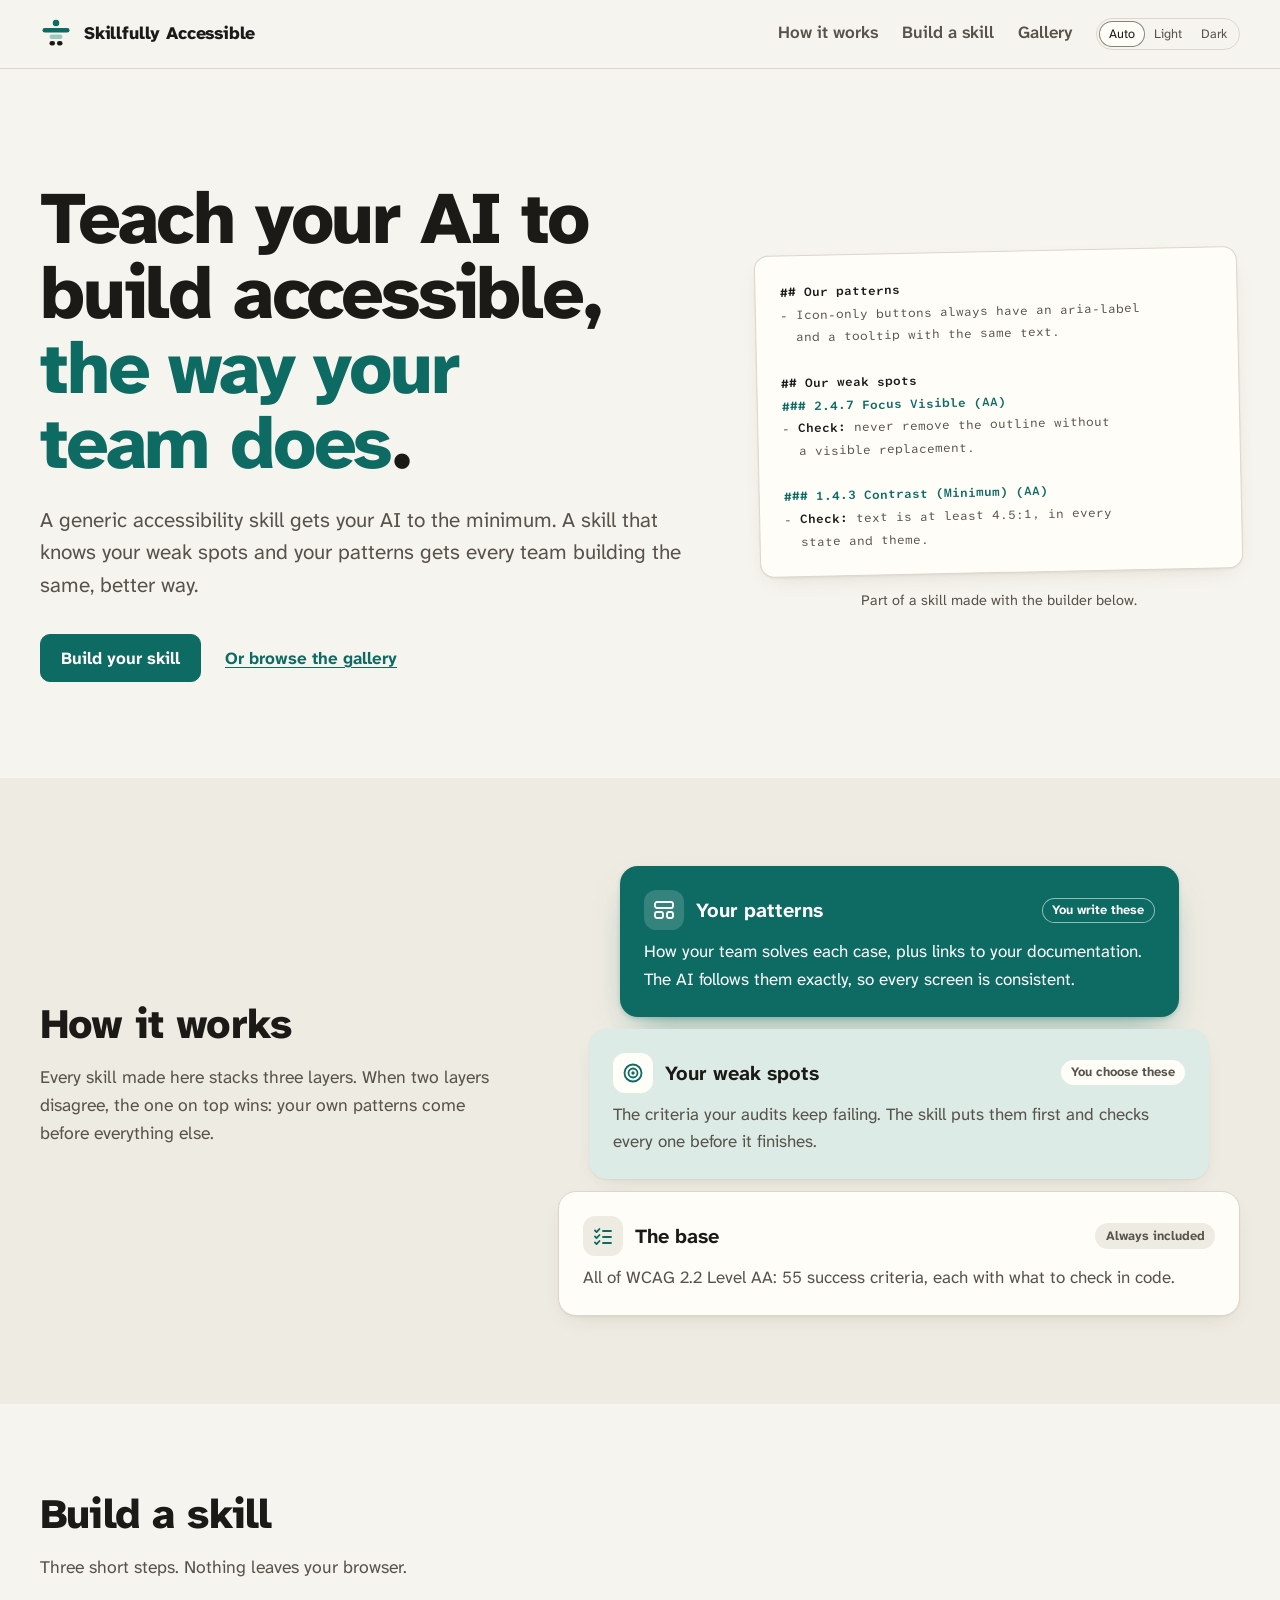
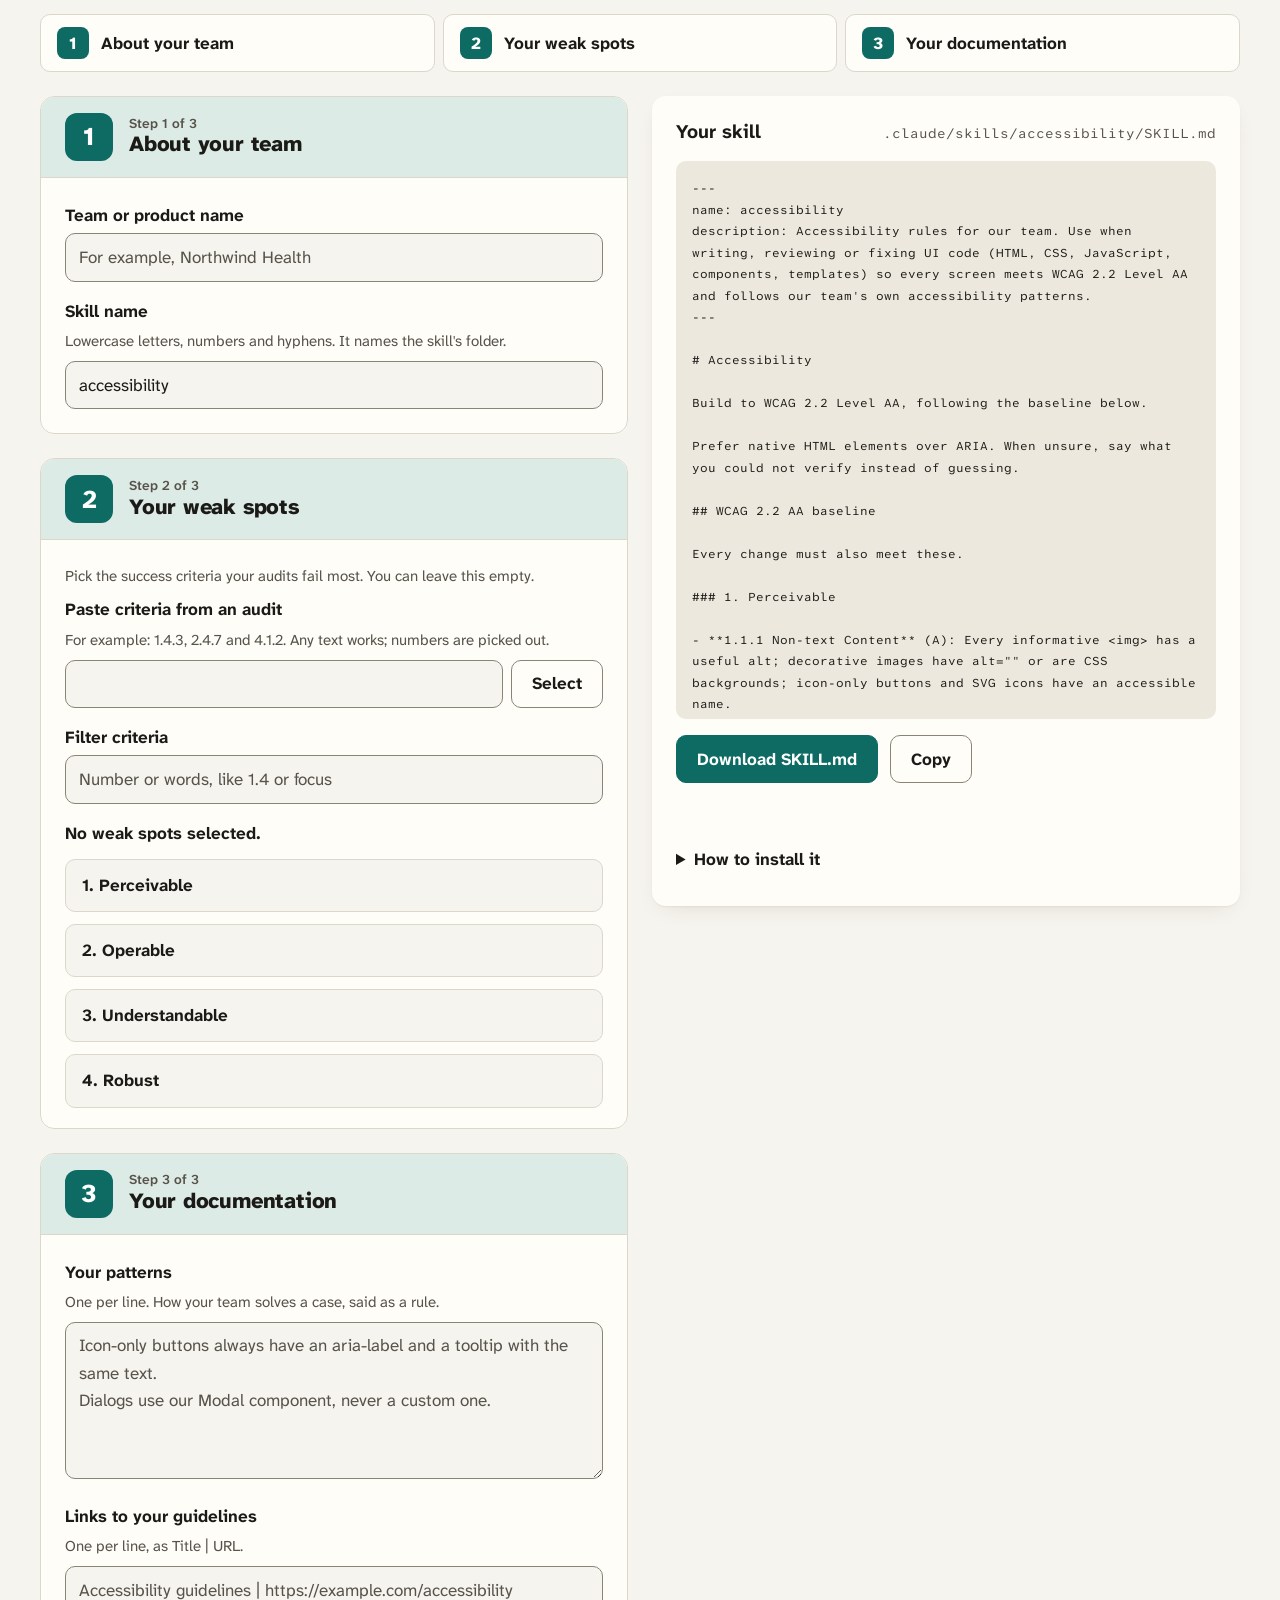
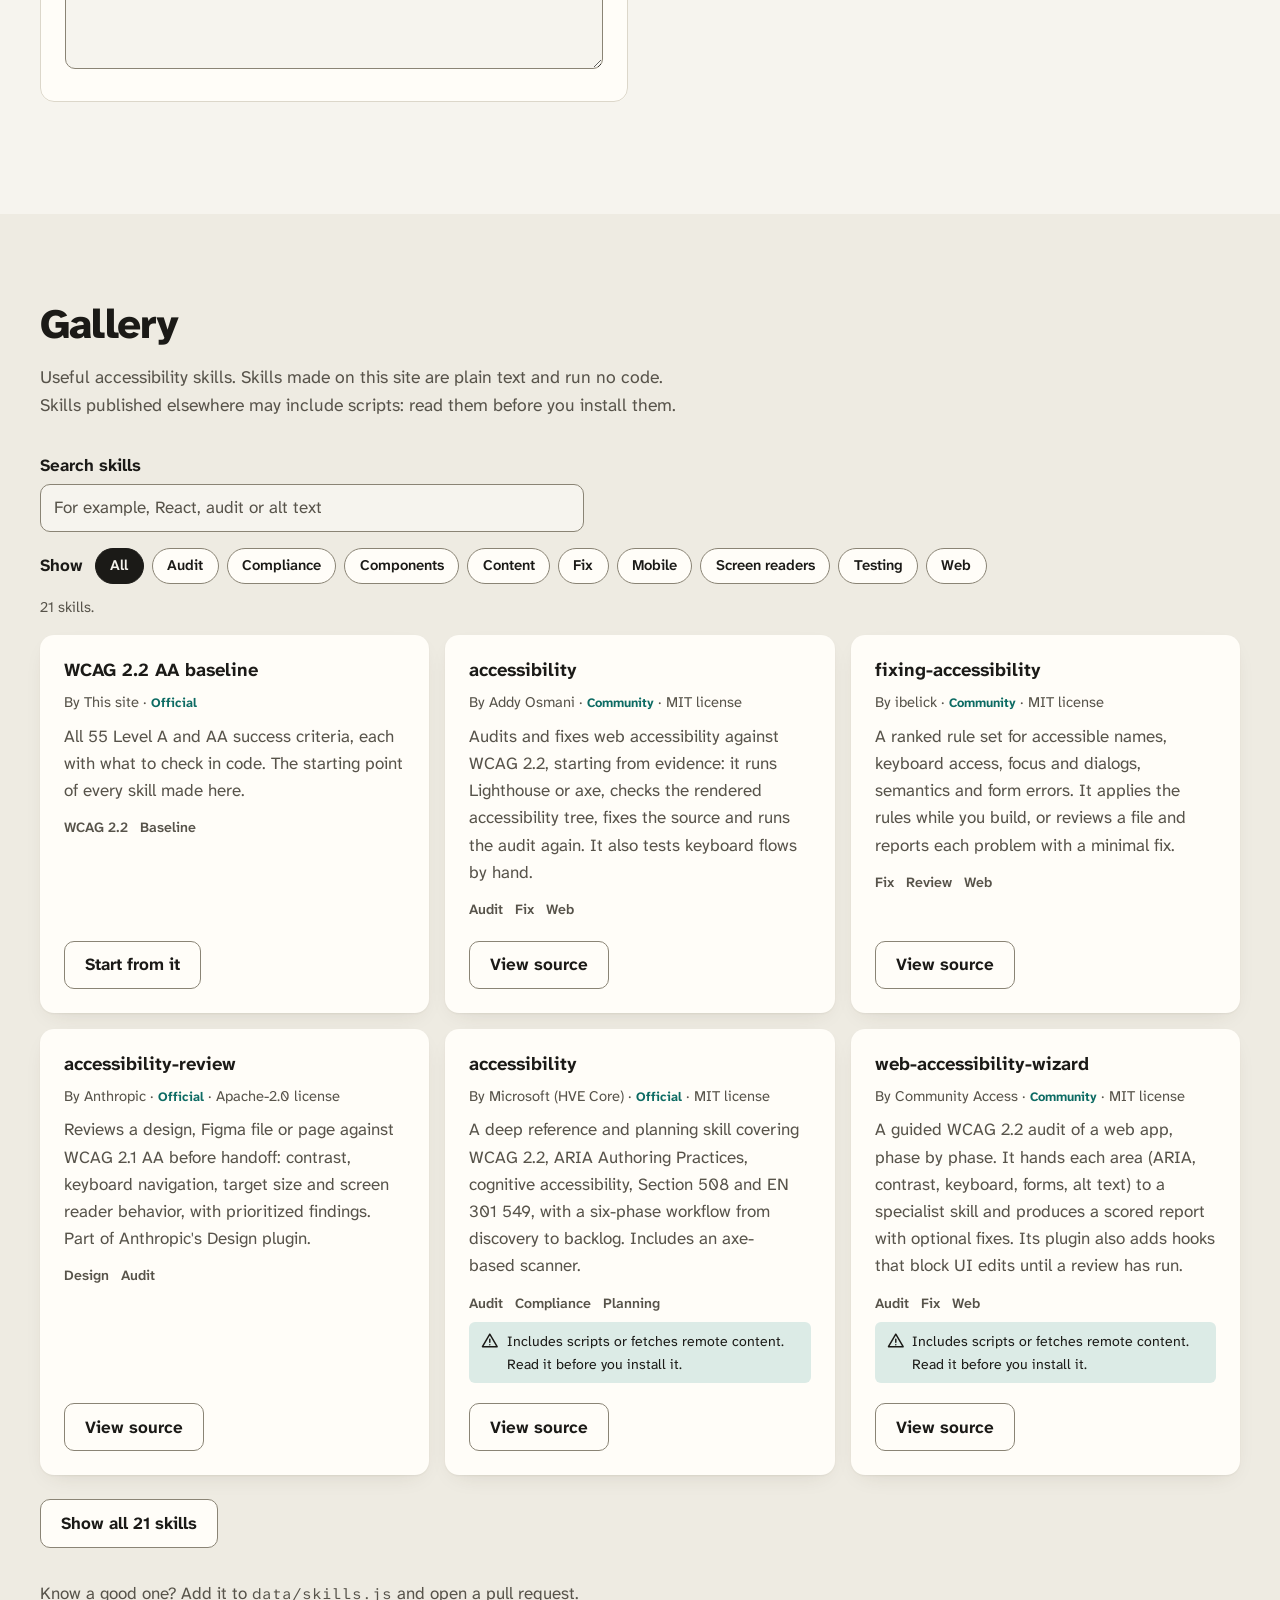
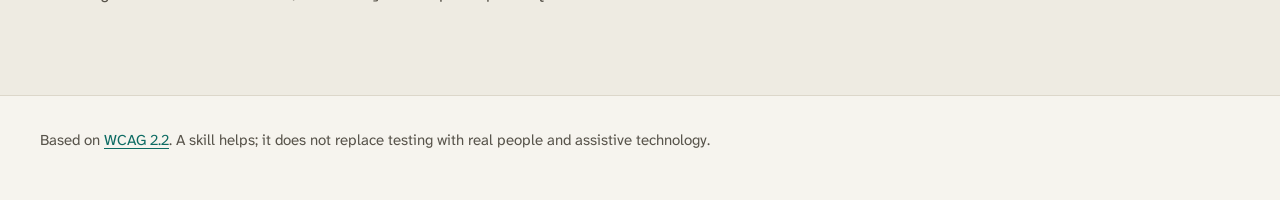
<file: index.html>
<!doctype html>
<html lang="en">
<head>
	<meta charset="utf-8">
	<meta name="viewport" content="width=device-width, initial-scale=1">
	<title>Skillfully Accessible · Accessibility skills for your AI</title>
	<meta name="description" content="Share accessibility skills for AI coding assistants, and build your own from WCAG 2.2, your weak spots and your documentation.">
	<meta property="og:title" content="Skillfully Accessible">
	<meta property="og:description" content="Build an accessibility skill for your AI from WCAG 2.2, your weak spots and your own patterns.">
	<meta property="og:type" content="website">
	<meta name="theme-color" content="#f6f4ee" media="(prefers-color-scheme: light)">
	<meta name="theme-color" content="#141412" media="(prefers-color-scheme: dark)">
	<link rel="icon" href="data:image/svg+xml,<svg xmlns='http://www.w3.org/2000/svg' viewBox='0 0 64 64'><circle cx='32' cy='10' r='6.5' fill='%230d6b63'/><rect x='5' y='20' width='54' height='9' rx='4.5' fill='%230d6b63'/><rect x='19' y='33' width='26' height='9' rx='4.5' fill='%239cc9bf'/><rect x='19' y='46' width='11' height='9' rx='4.5' fill='%231b1a17'/><rect x='34' y='46' width='11' height='9' rx='4.5' fill='%231b1a17'/></svg>">
	<link rel="preconnect" href="https://fonts.googleapis.com">
	<link rel="preconnect" href="https://fonts.gstatic.com" crossorigin>
	<link rel="stylesheet" href="https://fonts.googleapis.com/css2?family=Atkinson+Hyperlegible+Mono:wght@400;600&amp;family=Atkinson+Hyperlegible+Next:wght@400;600;700;800&amp;display=swap">
	<link rel="stylesheet" href="styles.css">
	<script>
		// Apply a saved theme before the page paints, so it never flashes the other one.
		try {
			const theme = localStorage.getItem('theme');

			if (theme === 'light' || theme === 'dark') {
				document.documentElement.dataset.theme = theme;
			}
		}
		catch {}
	</script>
	<script type="module" src="app.js"></script>
</head>
<body>
	<a class="skip" href="#main">Skip to main content</a>

	<header class="site-header">
		<div class="wrap header-row">
			<a class="brand" href="#top" aria-label="Skillfully Accessible, home">
				<svg viewBox="0 0 64 64" aria-hidden="true" focusable="false"><circle class="logo-a" cx="32" cy="10" r="6.5"/><rect class="logo-a" x="5" y="20" width="54" height="9" rx="4.5"/><rect class="logo-b" x="19" y="33" width="26" height="9" rx="4.5"/><rect class="logo-ink" x="19" y="46" width="11" height="9" rx="4.5"/><rect class="logo-ink" x="34" y="46" width="11" height="9" rx="4.5"/></svg>
				<span>Skillfully Accessible</span>
			</a>
			<div class="header-tools">
				<nav aria-label="Main">
					<ul>
						<li><a href="#how">How it works</a></li>
						<li><a href="#build">Build a skill</a></li>
						<li><a href="#gallery">Gallery</a></li>
					</ul>
				</nav>
				<div class="theme" role="group" aria-label="Theme">
					<button type="button" data-theme-choice="auto" aria-pressed="true">Auto</button>
					<button type="button" data-theme-choice="light" aria-pressed="false">Light</button>
					<button type="button" data-theme-choice="dark" aria-pressed="false">Dark</button>
				</div>
			</div>
		</div>
	</header>

	<main id="main" tabindex="-1">
		<section class="hero" id="top" aria-labelledby="hero-title">
			<div class="wrap hero-grid">
				<div class="hero-copy">
					<h1 id="hero-title">Teach your AI to build accessible, <em>the way your team does</em>.</h1>
					<p class="lead">A generic accessibility skill gets your AI to the minimum. A skill that knows your weak spots and your patterns gets every team building the same, better way.</p>
					<p class="actions">
						<a class="button primary" href="#build">Build your skill</a>
						<a class="text-link" href="#gallery">Or browse the gallery</a>
					</p>
				</div>
				<figure class="hero-sample">
					<pre tabindex="0" role="region" aria-label="Sample skill"><code><span class="md-h">## Our patterns</span>
- Icon-only buttons always have an aria-label
  and a tooltip with the same text.

<span class="md-h">## Our weak spots</span>
<span class="md-h3">### 2.4.7 Focus Visible (AA)</span>
- <b>Check:</b> never remove the outline without
  a visible replacement.

<span class="md-h3">### 1.4.3 Contrast (Minimum) (AA)</span>
- <b>Check:</b> text is at least 4.5:1, in every
  state and theme.</code></pre>
					<figcaption>Part of a skill made with the builder below.</figcaption>
				</figure>
			</div>
		</section>

		<section class="band" id="how" aria-labelledby="how-title">
			<div class="wrap how-grid">
				<div>
					<h2 id="how-title">How it works</h2>
					<p class="section-lead">Every skill made here stacks three layers. When two layers disagree, the one on top wins: your own patterns come before everything else.</p>
				</div>
				<ul class="stack">
					<li class="layer layer-top">
						<div class="layer-head"><svg class="layer-icon" viewBox="0 0 24 24" aria-hidden="true" focusable="false"><rect x="3" y="4" width="18" height="6" rx="2"/><rect x="3" y="14" width="8" height="6" rx="2"/><rect x="15" y="14" width="6" height="6" rx="2"/></svg><h3>Your patterns</h3><span class="layer-meta">You write these</span></div>
						<p>How your team solves each case, plus links to your documentation. The AI follows them exactly, so every screen is consistent.</p>
					</li>
					<li class="layer layer-mid">
						<div class="layer-head"><svg class="layer-icon" viewBox="0 0 24 24" aria-hidden="true" focusable="false"><circle cx="12" cy="12" r="8.5"/><circle cx="12" cy="12" r="4.5"/><circle cx="12" cy="12" r="0.8" fill="currentColor"/></svg><h3>Your weak spots</h3><span class="layer-meta">You choose these</span></div>
						<p>The criteria your audits keep failing. The skill puts them first and checks every one before it finishes.</p>
					</li>
					<li class="layer layer-base">
						<div class="layer-head"><svg class="layer-icon" viewBox="0 0 24 24" aria-hidden="true" focusable="false"><path d="M4 6.5l1.6 1.6L8.5 5"/><path d="M4 12.5l1.6 1.6 2.9-3.1"/><path d="M4 18.5l1.6 1.6 2.9-3.1"/><path d="M12 7h8M12 13h8M12 19h8"/></svg><h3>The base</h3><span class="layer-meta">Always included</span></div>
						<p>All of WCAG 2.2 Level AA: 55 success criteria, each with what to check in code.</p>
					</li>
				</ul>
			</div>
		</section>


		<section id="build" aria-labelledby="build-title">
			<div class="wrap">
				<h2 id="build-title" tabindex="-1">Build a skill</h2>
				<p class="section-lead">Three short steps. Nothing leaves your browser.</p>
				<ol class="stepper" aria-label="Steps">
					<li><a href="#step-1"><span class="stepper-n" aria-hidden="true">1</span>About your team</a></li>
					<li><a href="#step-2"><span class="stepper-n" aria-hidden="true">2</span>Your weak spots</a></li>
					<li><a href="#step-3"><span class="stepper-n" aria-hidden="true">3</span>Your documentation</a></li>
				</ol>

				<div class="builder">
					<form id="builder" novalidate>
						<fieldset class="step" id="step-1">
							<legend><span class="step-n" aria-hidden="true">1</span><span class="step-title"><span class="step-of">Step 1 of 3</span> About your team</span></legend>
							<div class="field">
								<label for="team">Team or product name</label>
								<input id="team" name="team" type="text" autocomplete="organization" placeholder="For example, Northwind Health">
							</div>
							<div class="field">
								<label for="slug">Skill name</label>
								<p class="hint" id="slug-hint">Lowercase letters, numbers and hyphens. It names the skill's folder.</p>
								<input id="slug" name="slug" type="text" aria-describedby="slug-hint" spellcheck="false" autocapitalize="none">
							</div>
						</fieldset>

						<fieldset class="step" id="step-2">
							<legend><span class="step-n" aria-hidden="true">2</span><span class="step-title"><span class="step-of">Step 2 of 3</span> Your weak spots</span></legend>
							<p class="hint">Pick the success criteria your audits fail most. You can leave this empty.</p>
							<div class="field">
								<label for="paste">Paste criteria from an audit</label>
								<p class="hint" id="paste-hint">For example: 1.4.3, 2.4.7 and 4.1.2. Any text works; numbers are picked out.</p>
								<div class="inline">
									<input id="paste" type="text" aria-describedby="paste-hint" spellcheck="false">
									<button type="button" class="button" id="paste-apply">Select</button>
								</div>
							</div>
							<div class="field">
								<label for="filter">Filter criteria</label>
								<input id="filter" type="search" placeholder="Number or words, like 1.4 or focus">
							</div>
							<p class="picked" id="picked" role="status">No weak spots selected.</p>
							<div id="criteria"></div>
						</fieldset>

						<fieldset class="step" id="step-3">
							<legend><span class="step-n" aria-hidden="true">3</span><span class="step-title"><span class="step-of">Step 3 of 3</span> Your documentation</span></legend>
							<div class="field">
								<label for="patterns">Your patterns</label>
								<p class="hint" id="patterns-hint">One per line. How your team solves a case, said as a rule.</p>
								<textarea id="patterns" rows="5" aria-describedby="patterns-hint" placeholder="Icon-only buttons always have an aria-label and a tooltip with the same text.&#10;Dialogs use our Modal component, never a custom one."></textarea>
							</div>
							<div class="field">
								<label for="links">Links to your guidelines</label>
								<p class="hint" id="links-hint">One per line, as Title | URL.</p>
								<textarea id="links" rows="3" aria-describedby="links-hint" spellcheck="false" placeholder="Accessibility guidelines | https://example.com/accessibility"></textarea>
							</div>
						</fieldset>
					</form>

					<div class="output" role="region" aria-labelledby="output-title">
						<div class="output-head">
							<h3 id="output-title">Your skill</h3>
							<p class="file" id="file-path"></p>
						</div>
						<pre class="preview" tabindex="0" role="region" aria-label="SKILL.md preview"><code id="preview"></code></pre>
						<div class="output-actions">
							<button type="button" class="button primary" id="download">Download SKILL.md</button>
							<button type="button" class="button" id="copy">Copy</button>
						</div>
						<p class="toast" id="toast" role="status"></p>
						<details class="install">
							<summary>How to install it</summary>
							<p>Save the file as <code id="install-path"></code> in your project, or in <code>~/.claude/skills</code> to use it everywhere. Claude Code picks it up the next time it starts. Other assistants that read <code>SKILL.md</code> files work the same way.</p>
						</details>
					</div>
				</div>
			</div>
		</section>

		<section class="band" id="gallery" aria-labelledby="gallery-title">
			<div class="wrap">
				<h2 id="gallery-title">Gallery</h2>
				<p class="section-lead">Useful accessibility skills. Skills made on this site are plain text and run no code. Skills published elsewhere may include scripts: read them before you install them.</p>
				<div class="field gallery-search">
					<label for="gallery-search">Search skills</label>
					<input id="gallery-search" type="search" placeholder="For example, React, audit or alt text">
				</div>
				<div class="filters" role="group" aria-labelledby="filter-label">
					<span id="filter-label">Show</span>
					<div id="gallery-filters" class="chips"></div>
				</div>
				<p class="count" id="gallery-count" role="status"></p>
				<ul class="cards" id="gallery-list"></ul>
				<p class="more" hidden><button type="button" class="button" id="gallery-more"></button></p>
				<p class="share">Know a good one? Add it to <code>data/skills.js</code> and open a pull request.</p>
			</div>
		</section>
	</main>

	<footer class="site-footer">
		<div class="wrap">
			<p>Based on <a href="https://www.w3.org/TR/WCAG22/">WCAG 2.2</a>. A skill helps; it does not replace testing with real people and assistive technology.</p>
		</div>
	</footer>
</body>
</html>
</file>
<file: styles.css>
/* Skillfully Accessible. Warm paper and ink with one teal accent; Atkinson Hyperlegible, the
   typeface the Braille Institute designed for readers with low vision. */

:root {
	color-scheme: light dark;

	--bg: #f6f4ee;
	--band: #eeebe2;
	--surface: #fffdf8;
	--ink: #1b1a17;
	--muted: #57534a;
	--line: #dcd7ca;
	--field-line: #8a8475;
	--accent: #0d6b63;
	--accent-ink: #ffffff;
	--accent-soft: #dcebe6;
	--accent-hover: #0a5751;
	--logo-mid: #9cc9bf;
	--code-bg: #ece8dd;
	--shadow: 0 1px 2px rgb(60 50 30 / 0.06), 0 8px 24px -12px rgb(60 50 30 / 0.18);

	--font: "Atkinson Hyperlegible Next", system-ui, sans-serif;
	--mono: "Atkinson Hyperlegible Mono", ui-monospace, Menlo, monospace;

	--space-1: 0.25rem;
	--space-2: 0.5rem;
	--space-3: 0.75rem;
	--space-4: 1rem;
	--space-6: 1.5rem;
	--space-8: 2rem;
	--space-12: 3rem;

	--radius-s: 6px;
	--radius: 14px;
	--ease: cubic-bezier(0.22, 1, 0.36, 1);
}

/* Dark theme: follows the system unless the visitor picks one with the theme switch. */

@media (prefers-color-scheme: dark) {
	:root:not([data-theme="light"]) {
		--bg: #141412;
		--band: #1a1a17;
		--surface: #201f1c;
		--ink: #f1efe8;
		--muted: #b9b4a7;
		--line: #37352f;
		--field-line: #8d887b;
		--accent: #6fd1c3;
		--accent-ink: #0f1f1c;
		--accent-soft: #1d322e;
		--accent-hover: #93ddd2;
		--logo-mid: #2f6a61;
		--code-bg: #0e0e0c;
		--shadow: 0 1px 2px rgb(0 0 0 / 0.4), 0 10px 28px -14px rgb(0 0 0 / 0.7);
	}
}

:root[data-theme="dark"] {
	--bg: #141412;
	--band: #1a1a17;
	--surface: #201f1c;
	--ink: #f1efe8;
	--muted: #b9b4a7;
	--line: #37352f;
	--field-line: #8d887b;
	--accent: #6fd1c3;
	--accent-ink: #0f1f1c;
	--accent-soft: #1d322e;
	--accent-hover: #93ddd2;
	--logo-mid: #2f6a61;
	--code-bg: #0e0e0c;
	--shadow: 0 1px 2px rgb(0 0 0 / 0.4), 0 10px 28px -14px rgb(0 0 0 / 0.7);
}

:root[data-theme="light"] { color-scheme: light; }
:root[data-theme="dark"] { color-scheme: dark; }

*, *::before, *::after { box-sizing: border-box; }

html {
	scroll-behavior: smooth;
	scroll-padding-top: var(--space-4);
	scrollbar-color: var(--field-line) var(--bg);
	-webkit-text-size-adjust: 100%;
}

@media (prefers-reduced-motion: reduce) {
	html { scroll-behavior: auto; }
	*, *::before, *::after { transition-duration: 0.01ms !important; }
}

body {
	margin: 0;
	background: var(--bg);
	color: var(--ink);
	font: 400 1.0625rem/1.6 var(--font);
	caret-color: var(--accent);
	font-synthesis: none;
}

::selection { background: var(--accent); color: var(--accent-ink); }

h1, h2, h3 { text-wrap: balance; }
p, li { text-wrap: pretty; }

a { color: var(--accent); text-decoration-thickness: 1px; text-underline-offset: 0.2em; }
a:hover { text-decoration-thickness: 2px; }

/* One focus style everywhere: ink, so it holds in both themes and on the accent. */

:focus-visible {
	outline: 3px solid var(--ink);
	outline-offset: 3px;
	border-radius: var(--radius-s);
}

main:focus, h2:focus { outline: none; }

code, pre { font-family: var(--mono); }
code { font-size: 0.9em; overflow-wrap: anywhere; }

.wrap { width: min(1200px, 100% - 2.5rem); margin-inline: auto; }

.skip {
	position: absolute;
	left: var(--space-4);
	top: -5rem;
	z-index: 10;
	padding: var(--space-3) var(--space-4);
	border-radius: var(--radius-s);
	background: var(--ink);
	color: var(--bg);
	font-weight: 700;
}
.skip:focus { top: var(--space-4); }

/* ---------------------------------------------------------------- header */

.site-header {
	border-bottom: 1px solid var(--line);
	background: color-mix(in srgb, var(--bg) 94%, transparent);
}

/* The header only stays on screen when there is room for it. On small screens and when zoomed in
   it scrolls away, so it never covers the content or the focused element. */

@media (min-width: 900px) and (min-height: 640px) {
	html { scroll-padding-top: 5.5rem; }
	.site-header { position: sticky; top: 0; z-index: 5; backdrop-filter: saturate(1.4) blur(10px); }
}

.header-row { display: flex; flex-wrap: wrap; gap: var(--space-2) var(--space-6); align-items: center; justify-content: space-between; min-height: 4.25rem; }

.brand { display: inline-flex; gap: var(--space-3); align-items: center; color: var(--ink); font-size: 1.1rem; font-weight: 800; letter-spacing: -0.01em; text-decoration: none; }
.brand svg { width: 2rem; height: 2rem; }
.brand .logo-a { fill: var(--accent); }
.brand .logo-b { fill: var(--logo-mid); }
.brand .logo-ink { fill: var(--ink); }

nav ul { display: flex; flex-wrap: wrap; gap: 0 var(--space-6); margin: 0; padding: 0; list-style: none; }
nav a {
	display: inline-block;
	padding: var(--space-3) 0;
	border-bottom: 2px solid transparent;
	color: var(--muted);
	font-weight: 600;
	text-decoration: none;
	transition: color 160ms var(--ease), border-color 160ms var(--ease);
}
nav a:hover { color: var(--ink); }
nav a[aria-current] { border-bottom-color: var(--accent); color: var(--ink); }

.header-tools { display: flex; flex-wrap: wrap; gap: var(--space-2) var(--space-6); align-items: center; }

/* Theme switch: small and quiet, so it never competes with the menu. Targets stay above 24 px. */

.theme { display: inline-flex; padding: 2px; border: 1px solid var(--line); border-radius: 999px; }
.theme button {
	min-width: 2.5rem;
	min-height: 1.625rem;
	padding: 0.1rem 0.6rem;
	border: 0;
	border-radius: 999px;
	background: transparent;
	color: var(--muted);
	font: inherit;
	font-size: 0.8rem;
	font-weight: 400;
	cursor: pointer;
	transition: background-color 160ms var(--ease), color 160ms var(--ease);
}
.theme button:hover { color: var(--ink); }
.theme button[aria-pressed="true"] { background: var(--surface); color: var(--ink); box-shadow: inset 0 0 0 1px var(--field-line); }

/* Small screens: brand and theme on one line, the menu below. */

@media (max-width: 899px) {
	.header-row { display: grid; grid-template-areas: "brand theme" "nav nav"; grid-template-columns: minmax(0, 1fr) auto; gap: var(--space-2) var(--space-4); min-height: 0; padding-block: var(--space-3) var(--space-1); }
	.header-tools { display: contents; }
	.brand { grid-area: brand; }
	.theme { grid-area: theme; }
	.header-row nav { grid-area: nav; }
	nav ul { gap: 0 var(--space-4); }
	nav a { padding: var(--space-2) 0; }
}

@media (max-width: 400px) {
	.brand { font-size: 1rem; }
	.brand svg { width: 1.75rem; height: 1.75rem; }
	.theme button { min-width: 0; padding-inline: 0.5rem; }
}

/* ---------------------------------------------------------------- hero */

.hero { padding: clamp(3.5rem, 9vw, 7rem) 0 clamp(3rem, 8vw, 6rem); }

.hero-grid { display: grid; grid-template-columns: minmax(0, 1.15fr) minmax(0, 0.85fr); gap: clamp(2rem, 5vw, 5rem); align-items: center; }

@media (max-width: 900px) {
	.hero-grid { grid-template-columns: minmax(0, 1fr); }
}

h1 {
	max-width: 16ch;
	margin: 0;
	font-size: clamp(2.5rem, 6vw, 4.6rem);
	font-weight: 800;
	line-height: 1.02;
	letter-spacing: -0.03em;
}
h1 em { color: var(--accent); font-style: normal; }

.lead { max-width: 52ch; margin: var(--space-6) 0 0; color: var(--muted); font-size: clamp(1.1rem, 1.7vw, 1.3rem); line-height: 1.55; }

.actions { display: flex; flex-wrap: wrap; gap: var(--space-4) var(--space-6); align-items: center; margin: var(--space-8) 0 0; }

.text-link { font-weight: 700; }

.hero-sample { margin: 0; }
.hero-sample pre {
	margin: 0;
	padding: var(--space-6);
	overflow: auto;
	border: 1px solid var(--line);
	border-radius: var(--radius);
	background: var(--surface);
	box-shadow: var(--shadow);
	color: var(--muted);
	font-size: 0.86rem;
	line-height: 1.65;
	transform: rotate(-1.2deg);
}
.hero-sample b { color: var(--ink); font-weight: 600; }
.md-h { color: var(--ink); font-weight: 600; }
.md-h3 { color: var(--accent); font-weight: 600; }
.hero-sample figcaption { margin-top: var(--space-4); color: var(--muted); font-size: 0.9rem; text-align: center; }

@media (max-width: 900px) {
	.hero-sample pre { white-space: pre-wrap; transform: none; }
}

/* ---------------------------------------------------------------- buttons */

.button {
	display: inline-flex;
	align-items: center;
	justify-content: center;
	min-height: 2.875rem;
	padding: 0.6rem 1.25rem;
	border: 1.5px solid var(--field-line);
	border-radius: 10px;
	background: var(--surface);
	color: var(--ink);
	font: inherit;
	font-weight: 700;
	text-decoration: none;
	cursor: pointer;
	transition: background-color 160ms var(--ease), border-color 160ms var(--ease), transform 120ms var(--ease);
}
.button:hover { border-color: var(--ink); }
.button:active { transform: translateY(1px); }
.button.primary { border-color: var(--accent); background: var(--accent); color: var(--accent-ink); }
.button.primary:hover { border-color: var(--accent-hover); background: var(--accent-hover); }

/* ---------------------------------------------------------------- sections */

section { padding: clamp(3rem, 7vw, 5.5rem) 0; }
.band { background: var(--band); }

h2 { margin: 0; font-size: clamp(1.8rem, 3.4vw, 2.6rem); font-weight: 800; line-height: 1.1; letter-spacing: -0.02em; }
h3 { margin: 0; font-size: 1.2rem; font-weight: 700; line-height: 1.3; }

.section-lead { max-width: 60ch; margin: var(--space-4) 0 var(--space-8); color: var(--muted); font-size: 1.1rem; }

/* How it works: the three layers drawn as a stack, top layer first. */

.how-grid { display: grid; grid-template-columns: minmax(0, 0.8fr) minmax(0, 1.2fr); gap: clamp(2rem, 5vw, 5rem); align-items: center; }

@media (max-width: 900px) {
	.how-grid { grid-template-columns: minmax(0, 1fr); }
}

.stack { position: relative; display: grid; gap: var(--space-3); margin: 0; padding: 0; list-style: none; }

/* The three layers form a pyramid: the narrowest, your own patterns, on top; the widest, the
   WCAG base, underneath holding the rest. */

.layer {
	position: relative;
	justify-self: center;
	width: 100%;
	padding: var(--space-6);
	border-radius: 18px;
	background: var(--surface);
	box-shadow: var(--shadow);
}
.layer-top { width: 82%; background: var(--accent); color: var(--accent-ink); box-shadow: 0 2px 4px rgb(13 107 99 / 0.2), 0 18px 36px -16px rgb(13 107 99 / 0.55); }
.layer-mid { width: 91%; background: var(--accent-soft); }
.layer-base { border: 1px solid var(--line); }

.layer-head { display: flex; flex-wrap: wrap; gap: var(--space-2) var(--space-3); align-items: center; margin-bottom: var(--space-2); }
.layer-head h3 { flex: 1; font-size: 1.25rem; }
.layer-icon {
	flex: none;
	width: 2.5rem;
	height: 2.5rem;
	padding: 0.5rem;
	border-radius: 12px;
	background: var(--surface);
	color: var(--accent);
	fill: none;
	stroke: currentColor;
	stroke-width: 1.8;
	stroke-linecap: round;
	stroke-linejoin: round;
}
.layer-top .layer-icon { background: color-mix(in srgb, var(--accent-ink) 16%, transparent); color: var(--accent-ink); }
.layer-base .layer-icon { background: var(--band); }
.layer-meta { padding: 0.15rem 0.65rem; border-radius: 999px; background: var(--surface); color: var(--muted); font-size: 0.8rem; font-weight: 700; white-space: nowrap; }
.layer-top .layer-meta { background: transparent; box-shadow: inset 0 0 0 1px color-mix(in srgb, var(--accent-ink) 55%, transparent); color: var(--accent-ink); }
.layer-base .layer-meta { background: var(--band); }
.layer p { margin: 0; color: var(--muted); }
.layer-top p { color: var(--accent-ink); }

@media (max-width: 640px) {
	.layer-top, .layer-mid { width: 100%; }
}

/* ---------------------------------------------------------------- gallery */

.gallery-search { max-width: 34rem; }

.filters { display: flex; flex-wrap: wrap; gap: var(--space-2) var(--space-3); align-items: center; margin: 0 0 var(--space-3); }
.filters[hidden] { display: none; }
.filters > span { font-weight: 700; }
.chips { display: flex; flex-wrap: wrap; gap: var(--space-2); }
.chip {
	min-height: 2.25rem;
	padding: 0.3rem 0.9rem;
	border: 1px solid var(--field-line);
	border-radius: 999px;
	background: var(--surface);
	color: var(--ink);
	font: inherit;
	font-size: 0.92rem;
	font-weight: 600;
	cursor: pointer;
	transition: background-color 160ms var(--ease), border-color 160ms var(--ease);
}
.chip:hover { border-color: var(--ink); }
.chip[aria-pressed="true"] { border-color: var(--ink); background: var(--ink); color: var(--bg); }

.count { margin: 0 0 var(--space-4); color: var(--muted); font-size: 0.92rem; }

.cards { display: grid; grid-template-columns: repeat(auto-fill, minmax(min(100%, 300px), 1fr)); gap: var(--space-4); margin: 0; padding: 0; list-style: none; }

.card {
	display: flex;
	flex-direction: column;
	gap: var(--space-2);
	padding: var(--space-6);
	border-radius: var(--radius);
	background: var(--surface);
	box-shadow: var(--shadow);
}
.card[hidden] { display: none; }
.card h3 { font-size: 1.15rem; }
.card p { margin: 0; color: var(--muted); }
.card .by { font-size: 0.92rem; }
.card .source { color: var(--accent); font-size: 0.8rem; font-weight: 700; }
.card .tags { display: flex; flex-wrap: wrap; gap: var(--space-1) var(--space-3); margin: var(--space-1) 0 0; padding: 0; list-style: none; color: var(--muted); font-size: 0.88rem; font-weight: 600; }
.card .scripts { display: flex; gap: var(--space-2); align-items: flex-start; padding: var(--space-2) var(--space-3); border-radius: var(--radius-s); background: var(--accent-soft); color: var(--ink); font-size: 0.88rem; }
.card .scripts svg { flex: none; width: 1.1rem; height: 1.1rem; margin-top: 0.15rem; fill: none; stroke: currentColor; stroke-width: 2; stroke-linecap: round; stroke-linejoin: round; }
.card .card-action { margin-top: auto; padding-top: var(--space-3); }

.more { margin: var(--space-6) 0 0; }
.more[hidden] { display: none; }

.share { margin: var(--space-8) 0 0; color: var(--muted); }

/* ---------------------------------------------------------------- builder */

.builder { display: grid; grid-template-columns: minmax(0, 1fr) minmax(0, 1fr); gap: var(--space-6); align-items: start; }

@media (max-width: 960px) {
	.builder { grid-template-columns: minmax(0, 1fr); }
}

.step { margin: 0 0 var(--space-6); padding: 0 var(--space-6) var(--space-2); overflow: hidden; border: 1px solid var(--line); border-radius: var(--radius); background: var(--surface); }

/* Each step opens with a band: a large number and the step's name, so the three read as a
   sequence at a glance. */

.step legend {
	float: left;
	display: flex;
	gap: var(--space-4);
	align-items: center;
	width: calc(100% + 2 * var(--space-6));
	margin: 0 calc(-1 * var(--space-6)) var(--space-6);
	padding: var(--space-4) var(--space-6);
	border-bottom: 1px solid var(--line);
	background: var(--accent-soft);
}
.step legend + * { clear: both; }
.step-n {
	display: grid;
	flex: none;
	place-items: center;
	width: 3rem;
	height: 3rem;
	border-radius: 12px;
	background: var(--accent);
	color: var(--accent-ink);
	font-size: 1.6rem;
	font-weight: 800;
	line-height: 1;
}
.step-title { display: grid; font-size: 1.35rem; font-weight: 800; line-height: 1.2; letter-spacing: -0.01em; }
.step-of { color: var(--muted); font-size: 0.85rem; font-weight: 600; letter-spacing: 0; }

/* The steps at the top of the builder: where you are going, and a shortcut to each. */

.stepper { display: grid; grid-template-columns: repeat(3, minmax(0, 1fr)); gap: var(--space-2); margin: 0 0 var(--space-6); padding: 0; list-style: none; counter-reset: none; }
.stepper a {
	display: flex;
	gap: var(--space-3);
	align-items: center;
	height: 100%;
	padding: var(--space-3) var(--space-4);
	border: 1px solid var(--line);
	border-radius: 10px;
	background: var(--surface);
	color: var(--ink);
	font-weight: 700;
	text-decoration: none;
	transition: border-color 160ms var(--ease);
}
.stepper a:hover { border-color: var(--accent); }
.stepper-n { display: grid; flex: none; place-items: center; width: 2rem; height: 2rem; border-radius: 8px; background: var(--accent); color: var(--accent-ink); font-weight: 800; }

/* On narrow screens the steps follow straight below, so the shortcuts would only repeat them. */

@media (max-width: 640px) {
	.stepper { display: none; }
}

.field { margin: 0 0 var(--space-4); }
.field label { display: block; margin-bottom: var(--space-1); font-weight: 700; }
.hint { margin: 0 0 var(--space-2); color: var(--muted); font-size: 0.94rem; }

input[type="text"], input[type="search"], textarea {
	width: 100%;
	min-height: 2.875rem;
	padding: 0.6rem 0.8rem;
	border: 1.5px solid var(--field-line);
	border-radius: 10px;
	background: var(--bg);
	color: var(--ink);
	font: inherit;
	transition: border-color 160ms var(--ease);
}
input[type="text"]:hover, input[type="search"]:hover, textarea:hover { border-color: var(--ink); }
textarea { resize: vertical; }
::placeholder { color: var(--muted); opacity: 1; }

.inline { display: flex; gap: var(--space-2); }
.inline input { flex: 1; }

.picked { margin: 0 0 var(--space-3); font-weight: 700; }

.principle { margin: 0 0 var(--space-3); border: 1px solid var(--line); border-radius: 10px; background: var(--bg); }
.principle summary { display: flex; gap: var(--space-2); align-items: baseline; justify-content: space-between; min-height: 2.875rem; padding: var(--space-3) var(--space-4); font-weight: 700; cursor: pointer; }
.principle summary small { color: var(--accent); font-size: 0.88rem; font-weight: 700; }
.principle[open] summary { border-bottom: 1px solid var(--line); }
.principle ul { margin: 0; padding: var(--space-1) 0; list-style: none; }

.criterion { display: grid; grid-template-columns: auto 1fr; gap: 0.1rem var(--space-3); padding: var(--space-2) var(--space-4); }
.criterion:hover { background: var(--band); }
.criterion input { width: 1.25rem; height: 1.25rem; margin: 0.2rem 0 0; accent-color: var(--accent); }
.criterion label { font-weight: 600; cursor: pointer; }
.criterion .num { font-family: var(--mono); font-size: 0.92em; font-variant-numeric: tabular-nums; }
.criterion .level { margin-left: var(--space-2); color: var(--muted); font-size: 0.8rem; font-weight: 700; }
.criterion p { grid-column: 2; margin: 0; color: var(--muted); font-size: 0.94rem; }
.criterion[hidden] { display: none; }

.empty { margin: var(--space-2) 0; color: var(--muted); }

/* Output */

.output { position: sticky; top: 6.5rem; display: flex; flex-direction: column; gap: var(--space-4); padding: var(--space-6); border-radius: var(--radius); background: var(--surface); box-shadow: var(--shadow); }

@media (max-width: 960px) {
	.output { position: static; }
}

.output-head { display: flex; flex-wrap: wrap; gap: var(--space-1) var(--space-4); align-items: baseline; justify-content: space-between; }
.file { margin: 0; color: var(--muted); font-family: var(--mono); font-size: 0.85rem; overflow-wrap: anywhere; }

.preview {
	max-height: min(62vh, 640px);
	margin: 0;
	padding: var(--space-4);
	overflow: auto;
	border-radius: 10px;
	background: var(--code-bg);
	color: var(--ink);
	font-size: 0.84rem;
	line-height: 1.6;
	white-space: pre-wrap;
	overflow-wrap: anywhere;
	scrollbar-color: var(--field-line) var(--code-bg);
}

.output-actions { display: flex; flex-wrap: wrap; gap: var(--space-3); }

.toast { min-height: 1.5em; margin: 0; color: var(--muted); font-size: 0.94rem; }

.install summary { min-height: 2.75rem; padding: var(--space-2) 0; font-weight: 700; cursor: pointer; }
.install p { margin: 0; color: var(--muted); font-size: 0.94rem; }

/* ---------------------------------------------------------------- footer */

.site-footer { padding: var(--space-8) 0 var(--space-12); border-top: 1px solid var(--line); color: var(--muted); font-size: 0.94rem; }
.site-footer p { margin: 0; }
</file>
